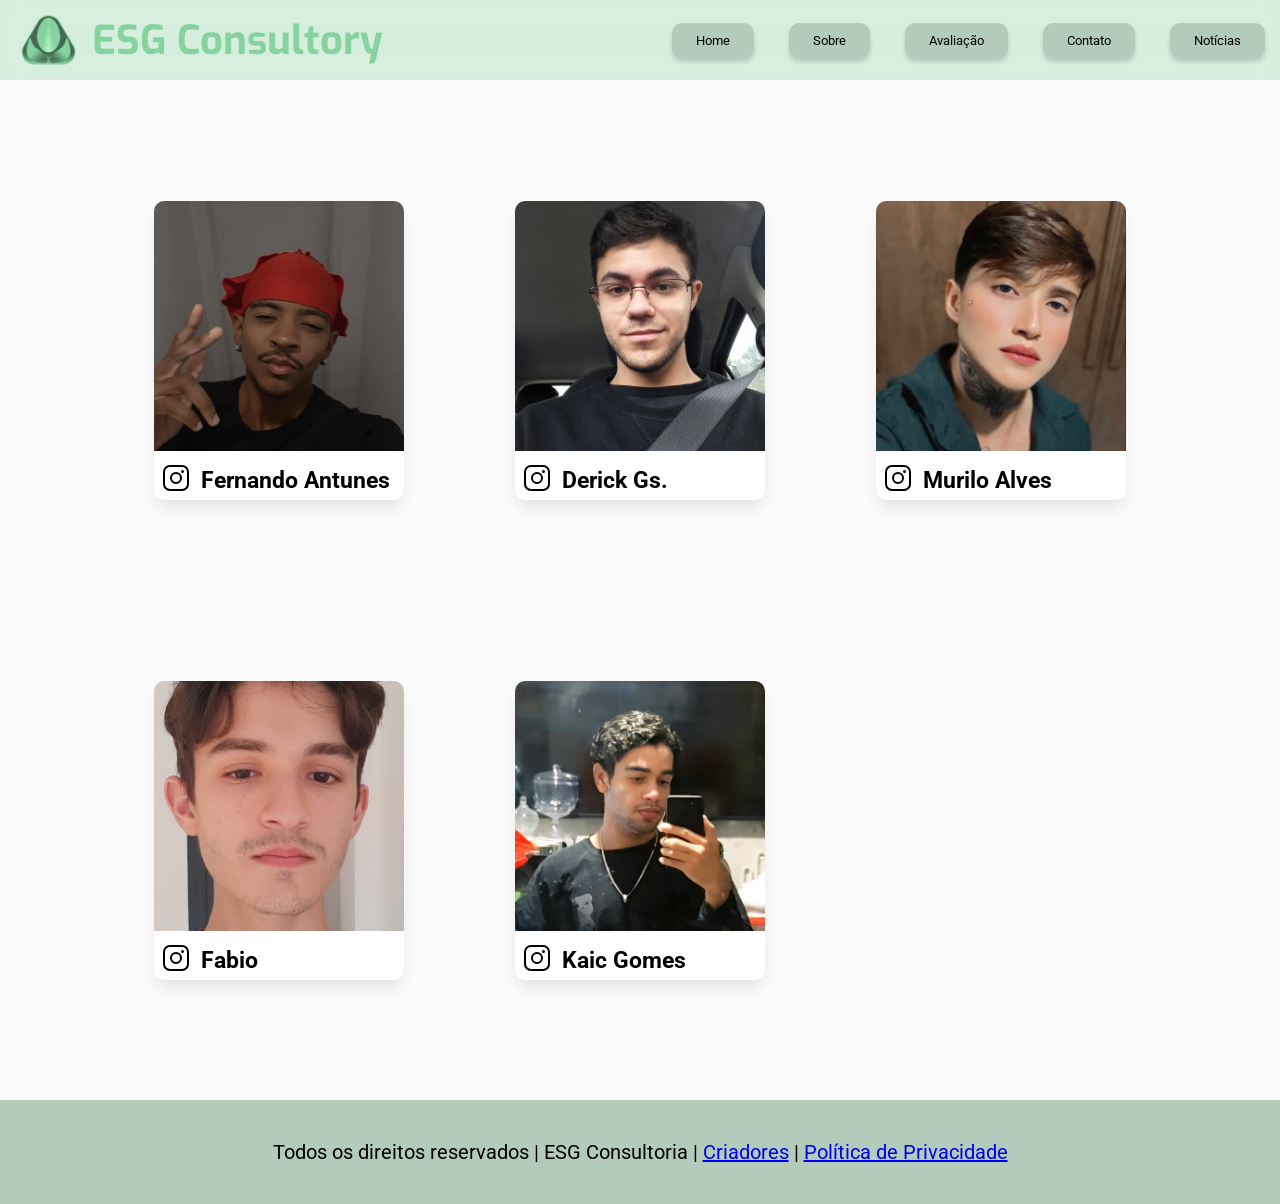
<file: pages/CEOs.html>
<!DOCTYPE html>
<html lang="pt-BR">
<head>
    <meta charset="UTF-8">
    <meta name="viewport" content="width=device-width, initial-scale=1.0">
    <link rel="icon" type="image/x-icon" href="../img/ESG_Logo.png">
    <link rel="stylesheet" href="./CEOs.css">
    <title>CEOs - ESG Consultory</title>
</head>
<body>
    <header class="header_desktop">
        <img class="img_logoEmpresa" src="../img/ESG_Logo.png" alt="Logo ESG Consultory" onclick="window.location.href='../index.html'" style="cursor: pointer;">
        <h1 class="ESG_Titulo" onclick="window.location.href='../index.html'" style="cursor: pointer;">ESG Consultory</h1>
        <nav>
            <button onclick="window.location.href='../index.html'">Home</button>
            <button onclick="window.location.href='./Sobre.html'">Sobre</button>
            <button onclick="window.location.href='./avaliacao.html'">Avaliação</button>
            <button onclick="window.location.href='./Contato.html'" >Contato</button>
            <button onclick="window.location.href='./noticias.html'" >Notícias</button>
        </nav>   
    </header>

    <header class="header_mobile">
        <img class="img_logoEmpresa" src="../img/ESG_Logo.png" alt="Logo ESG Consultory" onclick="window.location.href='../index.html'" style="cursor: pointer;">
        <h1 class="ESG_Titulo" onclick="window.location.href='../index.html'" style="cursor: pointer;">ESG Consultory</h1>
        
        <div id="button-toggle" class="button_menu">
            <svg xmlns="http://www.w3.org/2000/svg" width="32" height="32" fill="#000000" viewBox="0 0 256 256">
                <path d="M224,128a8,8,0,0,1-8,8H40a8,8,0,0,1,0-16H216A8,8,0,0,1,224,128ZM40,72H216a8,8,0,0,0,0-16H40a8,8,0,0,0,0,16ZM216,184H40a8,8,0,0,0,0,16H216a8,8,0,0,0,0-16Z"></path>
            </svg>
        </div>

        <div  id="menu-option" class="menu-none">

            <div class="option">
                <nav>
                    <button onclick="window.location.href='../index.html'">Home</button>
                    <button onclick="window.location.href='./Sobre.html'">Sobre</button>
                    <button onclick="window.location.href='./avaliacao.html'">Avaliação</button>
                    <button onclick="window.location.href='./Contato.html'" >Contato</button>
                    <button onclick="window.location.href='./noticias.html'" >Notícias</button>
                </nav>  
            </div>

            <div id="button-close" class="button_menu">
                <svg xmlns="http://www.w3.org/2000/svg" width="32" height="32" fill="currentColor"  viewBox="0 0 256 256">
                    <path d="M205.66,194.34a8,8,0,0,1-11.32,11.32L128,139.31,61.66,205.66a8,8,0,0,1-11.32-11.32L116.69,128,50.34,61.66A8,8,0,0,1,61.66,50.34L128,116.69l66.34-66.35a8,8,0,0,1,11.32,11.32L139.31,128Z"></path>
                </svg>
            </div>

        </div> 
    </header>

    <main>
        <section class="conteiner_cardCriadores">


            <div class="cardCriadores">
                <a href="https://www.instagram.com/fernantunes_/" target="_blanks">
                    <img class="img_Criadores" src="../img/Fernando.png" alt="Imagem do perfil do criador Fernando Antunes">
                    <div class="conteiner_info">
                        <svg xmlns="http://www.w3.org/2000/svg" width="32" height="32" fill="#000000" viewBox="0 0 256 256"><path d="M128,80a48,48,0,1,0,48,48A48.05,48.05,0,0,0,128,80Zm0,80a32,32,0,1,1,32-32A32,32,0,0,1,128,160ZM176,24H80A56.06,56.06,0,0,0,24,80v96a56.06,56.06,0,0,0,56,56h96a56.06,56.06,0,0,0,56-56V80A56.06,56.06,0,0,0,176,24Zm40,152a40,40,0,0,1-40,40H80a40,40,0,0,1-40-40V80A40,40,0,0,1,80,40h96a40,40,0,0,1,40,40ZM192,76a12,12,0,1,1-12-12A12,12,0,0,1,192,76Z"></path></svg>
                        <h3>Fernando Antunes</h3>
                    </div>
                </a>
            </div>

            <div class="cardCriadores">
                <a href="https://www.instagram.com/derickgaldi/" target="_blanks">
                    <img class="img_Criadores" src="../img/DerickGS.png" alt="Imagem do perfil do criador Derick Galdino">
                    <div class="conteiner_info">
                        <svg xmlns="http://www.w3.org/2000/svg" width="32" height="32" fill="#000000" viewBox="0 0 256 256"><path d="M128,80a48,48,0,1,0,48,48A48.05,48.05,0,0,0,128,80Zm0,80a32,32,0,1,1,32-32A32,32,0,0,1,128,160ZM176,24H80A56.06,56.06,0,0,0,24,80v96a56.06,56.06,0,0,0,56,56h96a56.06,56.06,0,0,0,56-56V80A56.06,56.06,0,0,0,176,24Zm40,152a40,40,0,0,1-40,40H80a40,40,0,0,1-40-40V80A40,40,0,0,1,80,40h96a40,40,0,0,1,40,40ZM192,76a12,12,0,1,1-12-12A12,12,0,0,1,192,76Z"></path></svg>
                        <h3>Derick Gs.</h3>
                    </div>
                </a>
            </div>

            <div class="cardCriadores">
                <a href="https://www.instagram.com/mu4rtt/" target="_blanks">
                    <img class="img_Criadores" src="../img/Murilo.png" alt="Imagem do perfil do criador Murilo Alves">
                    <div class="conteiner_info">
                        <svg xmlns="http://www.w3.org/2000/svg" width="32" height="32" fill="#000000" viewBox="0 0 256 256"><path d="M128,80a48,48,0,1,0,48,48A48.05,48.05,0,0,0,128,80Zm0,80a32,32,0,1,1,32-32A32,32,0,0,1,128,160ZM176,24H80A56.06,56.06,0,0,0,24,80v96a56.06,56.06,0,0,0,56,56h96a56.06,56.06,0,0,0,56-56V80A56.06,56.06,0,0,0,176,24Zm40,152a40,40,0,0,1-40,40H80a40,40,0,0,1-40-40V80A40,40,0,0,1,80,40h96a40,40,0,0,1,40,40ZM192,76a12,12,0,1,1-12-12A12,12,0,0,1,192,76Z"></path></svg>
                        <h3>Murilo Alves</h3>
                    </div>
                </a>
            </div>

            <div class="cardCriadores">
                <a href="https://www.instagram.com/soab_off/" target="_blanks">
                    <img class="img_Criadores" src="../img/Fabio.png" alt="Imagem do perfil do criador Fabio">
                    <div class="conteiner_info">
                        <svg xmlns="http://www.w3.org/2000/svg" width="32" height="32" fill="#000000" viewBox="0 0 256 256"><path d="M128,80a48,48,0,1,0,48,48A48.05,48.05,0,0,0,128,80Zm0,80a32,32,0,1,1,32-32A32,32,0,0,1,128,160ZM176,24H80A56.06,56.06,0,0,0,24,80v96a56.06,56.06,0,0,0,56,56h96a56.06,56.06,0,0,0,56-56V80A56.06,56.06,0,0,0,176,24Zm40,152a40,40,0,0,1-40,40H80a40,40,0,0,1-40-40V80A40,40,0,0,1,80,40h96a40,40,0,0,1,40,40ZM192,76a12,12,0,1,1-12-12A12,12,0,0,1,192,76Z"></path></svg>
                        <h3>Fabio</h3>
                    </div>
                </a>
            </div>

            <div class="cardCriadores">
                <a href="https://www.instagram.com/kaicgomes7z7?igsh=MWdmNnIxMDFwZjA2aw==" target="_blanks">
                    <img class="img_Criadores" src="../img/Kaic.png" alt="Imagem do perfil do criador Kaic Gomes">
                    <div class="conteiner_info">
                        <svg xmlns="http://www.w3.org/2000/svg" width="32" height="32" fill="#000000" viewBox="0 0 256 256"><path d="M128,80a48,48,0,1,0,48,48A48.05,48.05,0,0,0,128,80Zm0,80a32,32,0,1,1,32-32A32,32,0,0,1,128,160ZM176,24H80A56.06,56.06,0,0,0,24,80v96a56.06,56.06,0,0,0,56,56h96a56.06,56.06,0,0,0,56-56V80A56.06,56.06,0,0,0,176,24Zm40,152a40,40,0,0,1-40,40H80a40,40,0,0,1-40-40V80A40,40,0,0,1,80,40h96a40,40,0,0,1,40,40ZM192,76a12,12,0,1,1-12-12A12,12,0,0,1,192,76Z"></path></svg>
                        <h3>Kaic Gomes</h3>
                    </div>
                </a>
            </div>
        </section>
    </main>

    <footer class="footer">
        Todos os direitos reservados | ESG Consultoria | <a href="./CEOs.html">Criadores</a> | <a href="./privacidade.html">Política de Privacidade</a>
    </footer>

    <script src="../js/header.js"></script>
    
    <div vw class="enabled">
        <div vw-access-button class="active"></div>
        <div vw-plugin-wrapper>
            <div class="vw-plugin-top-wrapper"></div>
        </div>
    </div>
    <script src="https://vlibras.gov.br/app/vlibras-plugin.js"></script>
    <script>
    new window.VLibras.Widget('https://vlibras.gov.br/app');
    </script>

</body>
</html>
</file>
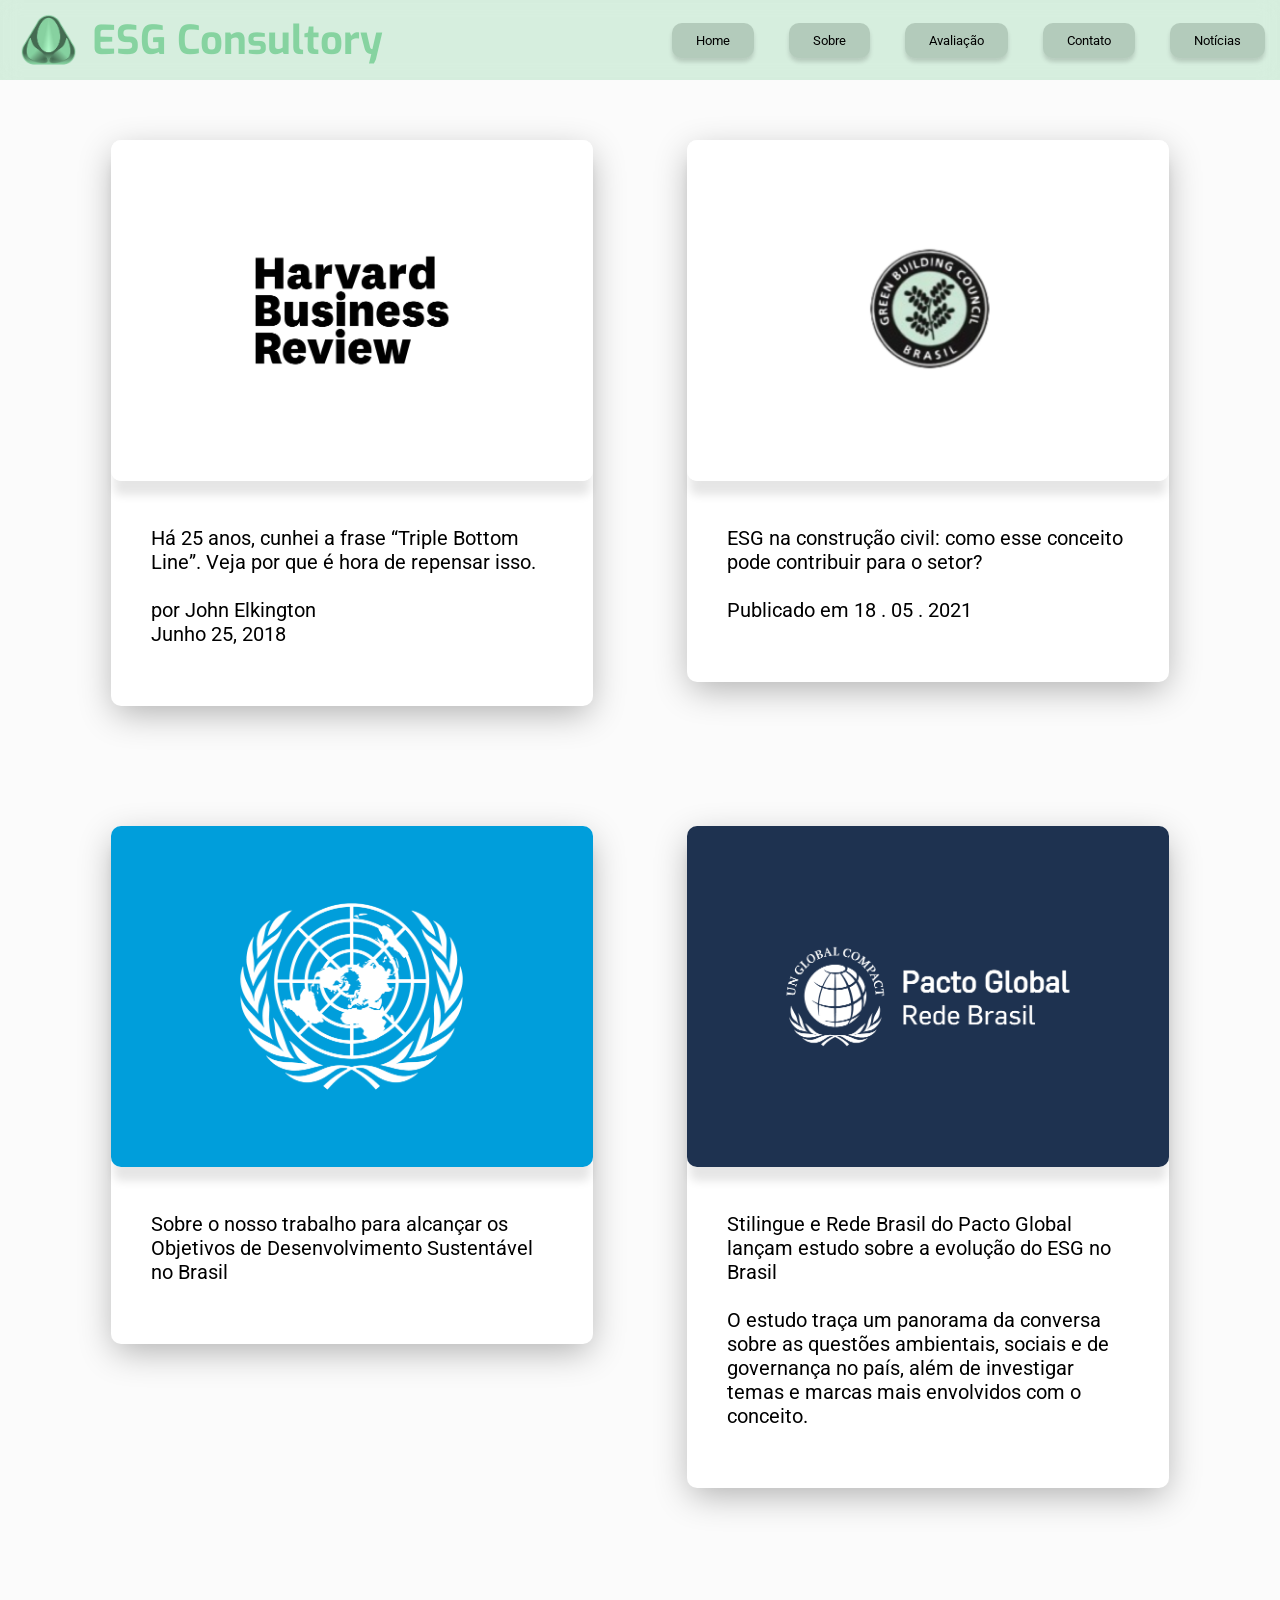
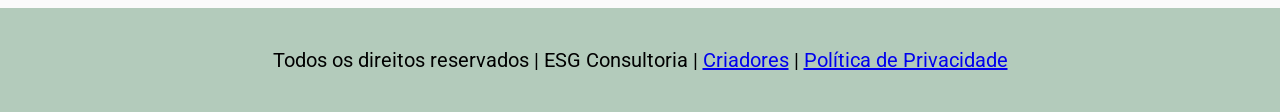
<file: pages/noticias.html>
<!DOCTYPE html>
<html lang="pt-BR">
<head>
    <meta charset="UTF-8">
    <meta name="viewport" content="width=device-width, initial-scale=1.0">
    <link rel="icon" type="image/x-icon" href="../img/ESG_Logo.png">
    <link rel="stylesheet" href="./noticias.css">
    <title>ESG Consultory</title>
</head>
<body>

    <header class="header_desktop">
        <img class="img_logoEmpresa" src="../img/ESG_Logo.png" alt="Logo ESG Consultory" onclick="window.location.href='../index.html'" style="cursor: pointer;">
        <h1 class="ESG_Titulo" onclick="window.location.href='../index.html'" style="cursor: pointer;">ESG Consultory</h1>
        <nav>
            <button onclick="window.location.href='../index.html'">Home</button>
            <button onclick="window.location.href='./Sobre.html'">Sobre</button>
            <button onclick="window.location.href='./avaliacao.html'">Avaliação</button>
            <button onclick="window.location.href='./Contato.html'" >Contato</button>
            <button onclick="window.location.href='./noticias.html'" >Notícias</button>

        </nav>   
    </header>

    <header class="header_mobile">
        <img class="img_logoEmpresa" src="../img/ESG_Logo.png" alt="Logo ESG Consultory" onclick="window.location.href='../index.html'" style="cursor: pointer;">
        <h1 class="ESG_Titulo" onclick="window.location.href='../index.html'" style="cursor: pointer;">ESG Consultory</h1>
        
        <div id="button-toggle" class="button_menu">
            <svg xmlns="http://www.w3.org/2000/svg" width="32" height="32" fill="#000000" viewBox="0 0 256 256">
                <path d="M224,128a8,8,0,0,1-8,8H40a8,8,0,0,1,0-16H216A8,8,0,0,1,224,128ZM40,72H216a8,8,0,0,0,0-16H40a8,8,0,0,0,0,16ZM216,184H40a8,8,0,0,0,0,16H216a8,8,0,0,0,0-16Z"></path>
            </svg>
        </div>

        <div  id="menu-option" class="menu-none">

            <div class="option">
                <nav>
                    <button onclick="window.location.href='../index.html'">Home</button>
                    <button onclick="window.location.href='./Sobre.html'">Sobre</button>
                    <button onclick="window.location.href='./avaliacao.html'">Avaliação</button>
                    <button onclick="window.location.href='./Contato.html'" >Contato</button>
                    <button onclick="window.location.href='./noticias.html'" >Notícias</button>
                </nav>  
            </div>

            <div id="button-close" class="button_menu">
                <svg xmlns="http://www.w3.org/2000/svg" width="32" height="32" fill="currentColor"  viewBox="0 0 256 256">
                    <path d="M205.66,194.34a8,8,0,0,1-11.32,11.32L128,139.31,61.66,205.66a8,8,0,0,1-11.32-11.32L116.69,128,50.34,61.66A8,8,0,0,1,61.66,50.34L128,116.69l66.34-66.35a8,8,0,0,1,11.32,11.32L139.31,128Z"></path>
                </svg>
            </div>

        </div> 
    </header>

    <main>
        <section class="cards_noticias">
            <a target="_blank" href="https://hbr.org/2018/06/25-years-ago-i-coined-the-phrase-triple-bottom-line-heres-why-im-giving-up-on-it">
                <div class="card_material">
                    <div class="material_img">
                        <img  class="imgLeft" src="../img/hbr.org.png" alt="Logo da Harvard Business Review">
                    </div>
                    <div class="material_text">
                        <div>
                            <p>
                                Há 25 anos, cunhei a frase “Triple Bottom Line”. Veja por que é hora de repensar isso.
                                <br><br>por John Elkington
                                <br>Junho 25, 2018
                            </p>
                        </div>
                    </div>
                </div>
            </a>
            <a target="_blank" href="https://www.gbcbrasil.org.br/esg-na-construcao-civil-como-esse-conceito-pode-contribuir-para-o-setor/#:~:text=Implementar%20o%20conceito%20de%20ESG,65%25%20a%20gera%C3%A7%C3%A3o%20de%20res%C3%ADduos">
                <div class="card_material">
                    <div class="material_img">
                        <img  class="imgLeft" src="../img/gbcbrasil.org.png" alt="Logo da Green Building Council Brasil">
                    </div>
                    <div class="material_text">
                        <div>
                            <p>
                                ESG na construção civil: como esse conceito pode contribuir para o setor?
                                <br><br>Publicado em 18 . 05 . 2021
                            </p>
                        </div>
                    </div>
                </div>
            </a>
            <a target="_blank" href="https://brasil.un.org/pt-br/sdgs">
                <div class="card_material">
                    <div class="material_img">
                        <img  class="imgLeft" src="../img/brasil.un.org.png" alt="Lodo da Onu (Organização das Nações Unidas)">
                    </div>
                    <div class="material_text">
                        <div>
                            <p>
                                Sobre o nosso trabalho para alcançar os Objetivos de Desenvolvimento Sustentável no Brasil
                            </p>
                        </div>
                    </div>
                </div>
            </a>
            <a target="_blank" href="https://www.pactoglobal.org.br/noticia/stilingue-e-rede-brasil-do-pacto-global-lancam-estudo-sobre-a-evolucao-do-esg-no-brasil/ ">
                <div class="card_material">
                    <div class="material_img">
                        <img  class="imgLeft" src="../img/pactoglobal.org.png" alt="Logo da Un Global Compact">
                    </div>
                    <div class="material_text">
                        <div>
                            <p>
                                Stilingue e Rede Brasil do Pacto Global lançam estudo sobre a evolução do ESG no Brasil
                                <br><br>O estudo traça um panorama da conversa sobre as questões ambientais, sociais e de governança no país, além de investigar temas e marcas mais envolvidos com o conceito.
                            </p>
                        </div>
                    </div>
                </div>
            </a>
        </section>
    </main>
    
        <footer class="footer">
            Todos os direitos reservados | ESG Consultoria | <a href="./CEOs.html">Criadores</a> | <a href="./privacidade.html">Política de Privacidade</a>
        </footer>

        <script src="../js/header.js"></script>

        <div vw class="enabled">
            <div vw-access-button class="active"></div>
            <div vw-plugin-wrapper>
                <div class="vw-plugin-top-wrapper"></div>
            </div>
        </div>
        <script src="https://vlibras.gov.br/app/vlibras-plugin.js"></script>
        <script>
        new window.VLibras.Widget('https://vlibras.gov.br/app');
        </script>
    
</body> 
</html>
</file>
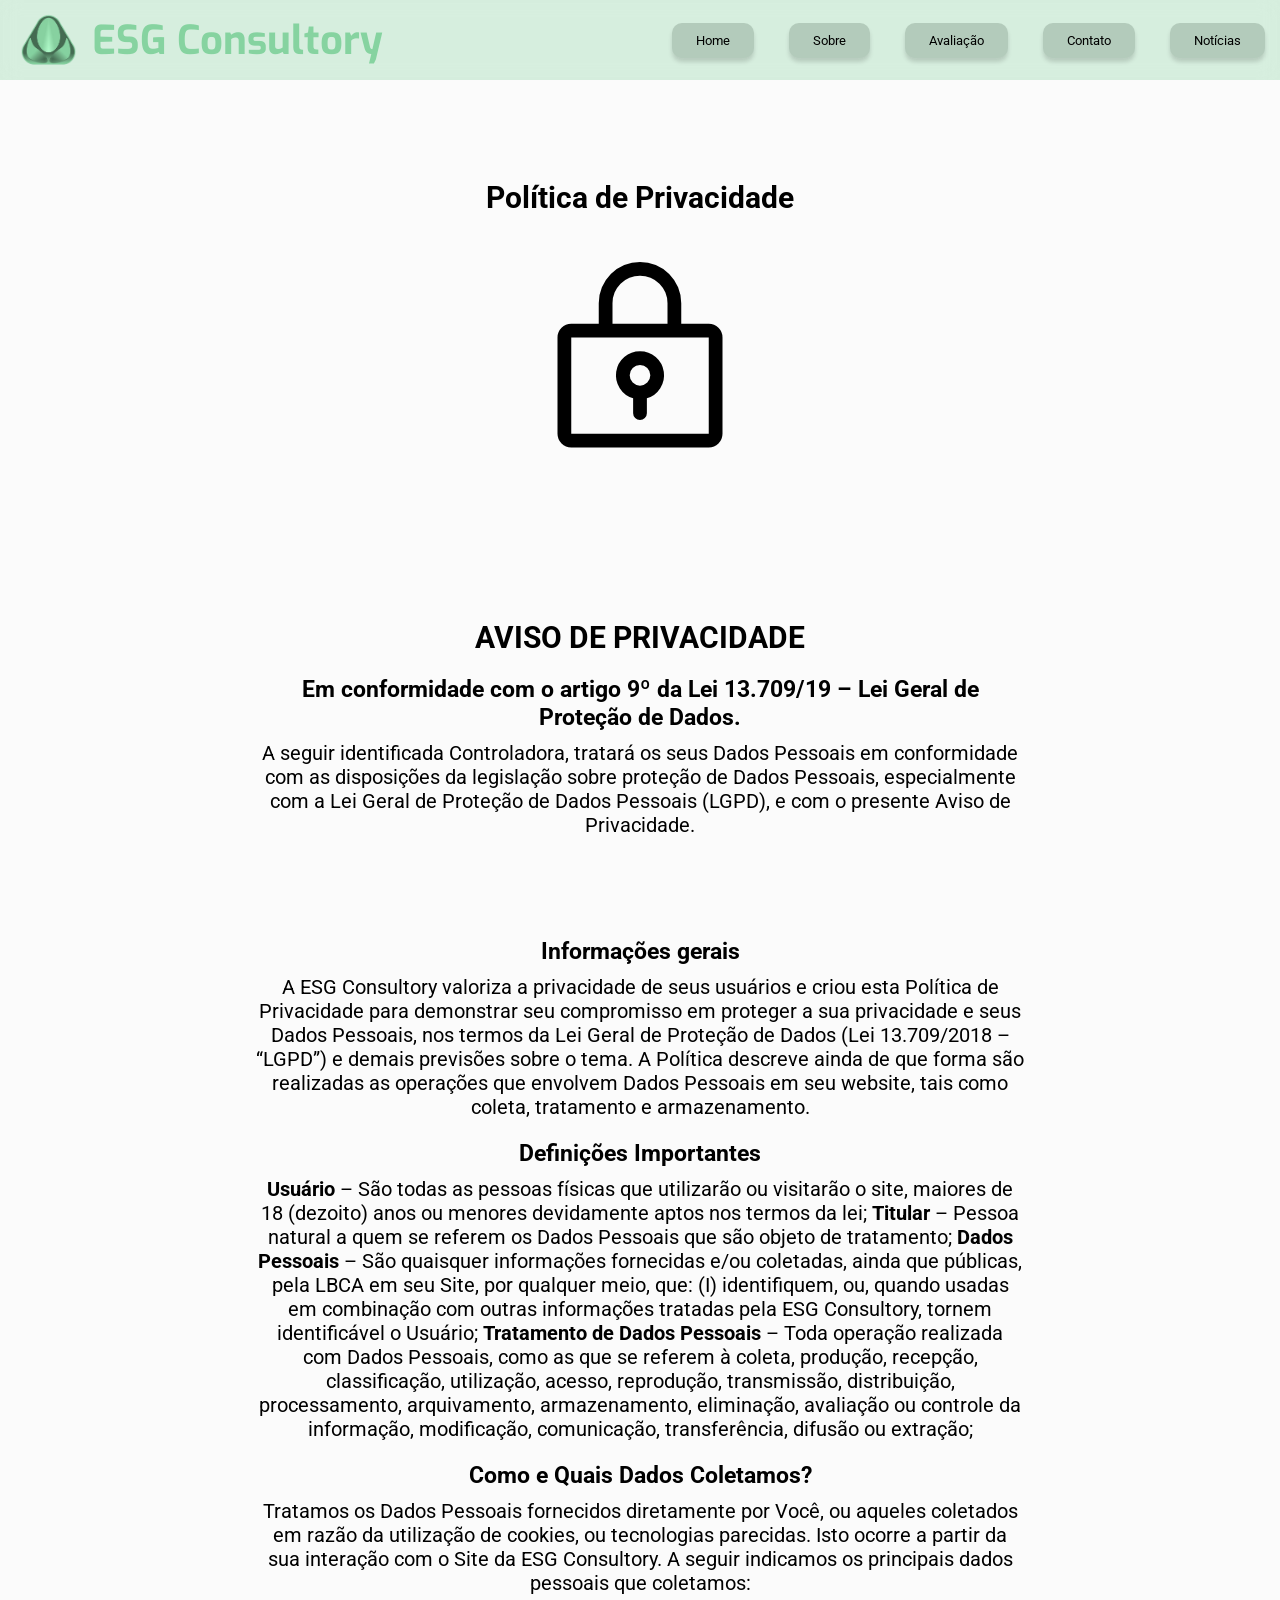
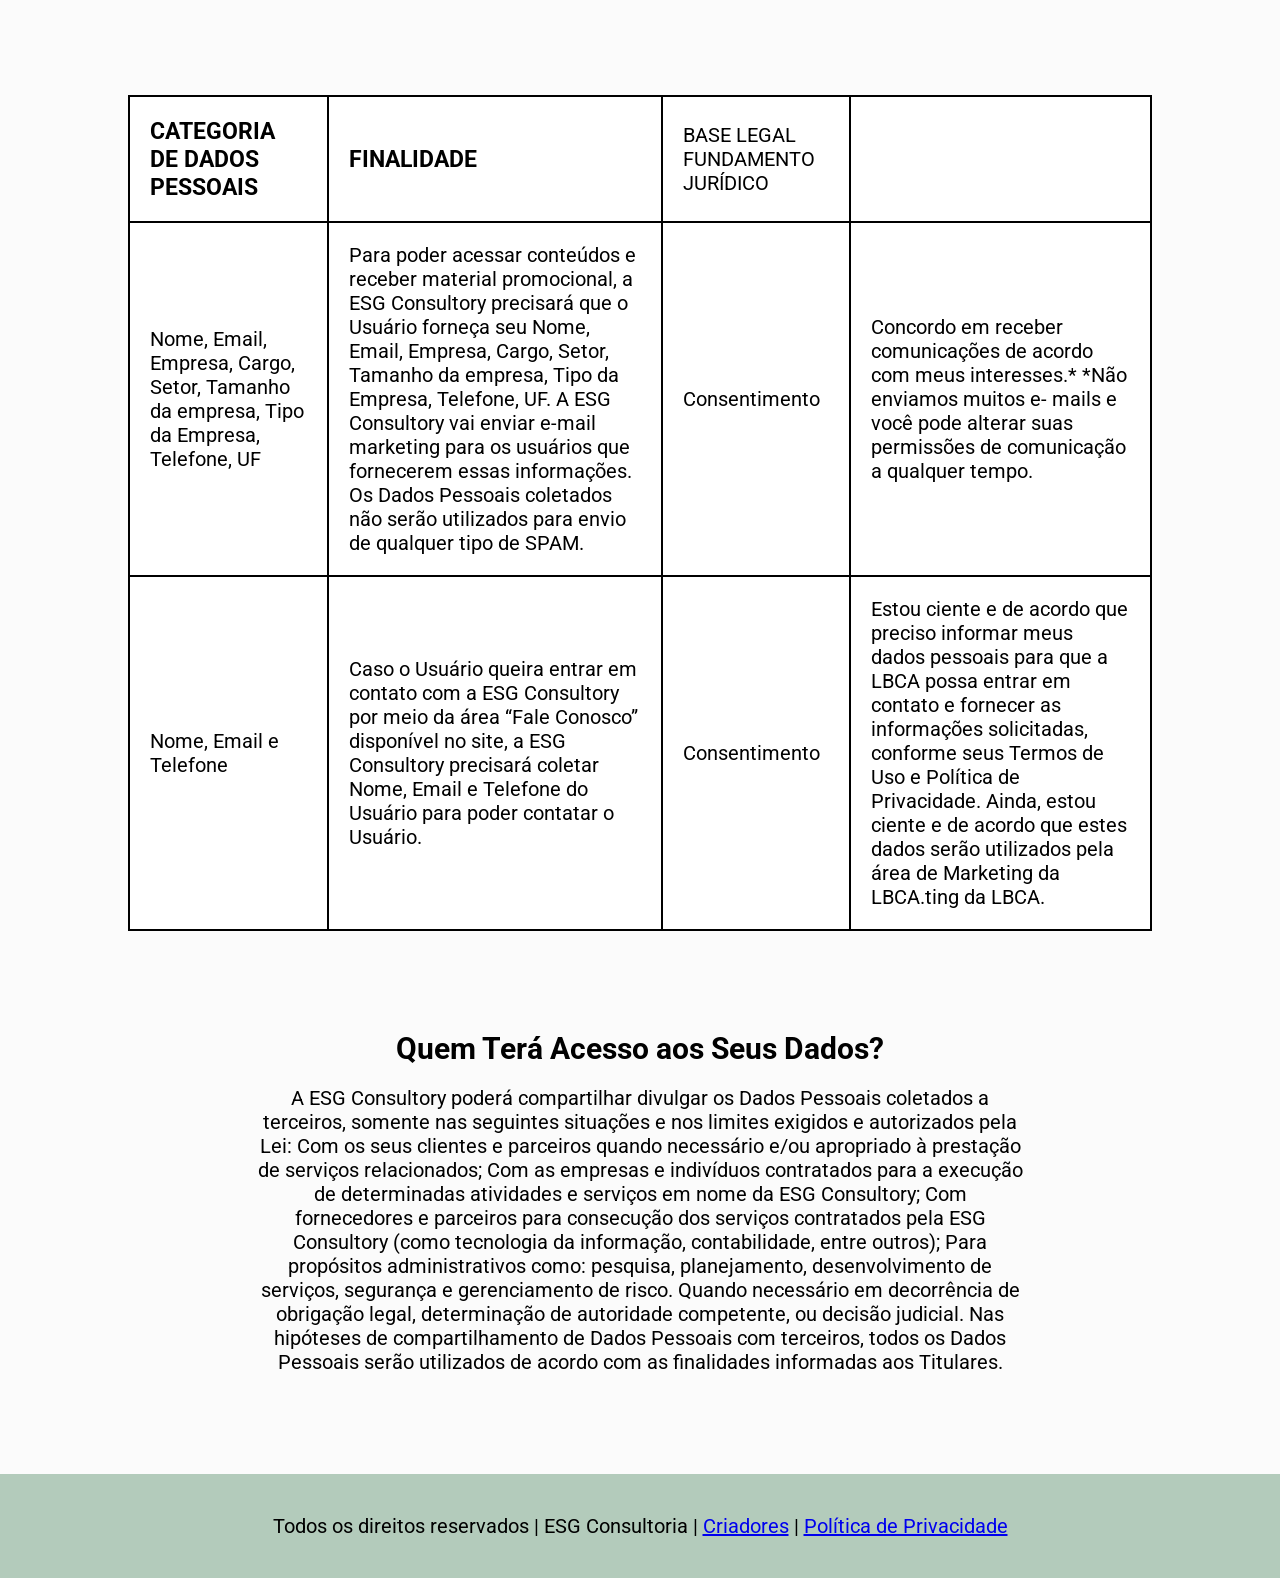
<file: pages/privacidade.html>
<!DOCTYPE html>
<html lang="pt-BR">
<head>
    <meta charset="UTF-8">
    <meta name="viewport" content="width=device-width, initial-scale=1.0">
    <link rel="icon" type="image/x-icon" href="../img/ESG_Logo.png">
    <link rel="stylesheet" href="./privacidade.css">
    <title>ESG Consultory</title>
</head>
<body>

    <header class="header_desktop">
        <img class="img_logoEmpresa" src="../img/ESG_Logo.png" alt="Logo ESG Consultory" onclick="window.location.href='../index.html'" style="cursor: pointer;">
        <h1 class="ESG_Titulo" onclick="window.location.href='../index.html'" style="cursor: pointer;">ESG Consultory</h1>
        <nav>
            <button onclick="window.location.href='../index.html'">Home</button>
            <button onclick="window.location.href='./Sobre.html'">Sobre</button>
            <button onclick="window.location.href='./avaliacao.html'">Avaliação</button>
            <button onclick="window.location.href='./Contato.html'" >Contato</button>
            <button onclick="window.location.href='./noticias.html'" >Notícias</button>
        </nav>   
    </header>

    <header class="header_mobile">
        <img class="img_logoEmpresa" src="../img/ESG_Logo.png" alt="Logo ESG Consultory" onclick="window.location.href='../index.html'" style="cursor: pointer;">
        <h1 class="ESG_Titulo" onclick="window.location.href='../index.html'" style="cursor: pointer;">ESG Consultory</h1>
        
        <div id="button-toggle" class="button_menu">
            <svg xmlns="http://www.w3.org/2000/svg" width="32" height="32" fill="#000000" viewBox="0 0 256 256">
                <path d="M224,128a8,8,0,0,1-8,8H40a8,8,0,0,1,0-16H216A8,8,0,0,1,224,128ZM40,72H216a8,8,0,0,0,0-16H40a8,8,0,0,0,0,16ZM216,184H40a8,8,0,0,0,0,16H216a8,8,0,0,0,0-16Z"></path>
            </svg>
        </div>

        <div  id="menu-option" class="menu-none">

            <div class="option">
                <nav>
                    <button onclick="window.location.href='../index.html'">Home</button>
                    <button onclick="window.location.href='./Sobre.html'">Sobre</button>
                    <button onclick="window.location.href='./avaliacao.html'">Avaliação</button>
                    <button onclick="window.location.href='./Contato.html'" >Contato</button>
                    <button onclick="window.location.href='./noticias.html'" >Notícias</button>
                </nav>  
            </div>

            <div id="button-close" class="button_menu">
                <svg xmlns="http://www.w3.org/2000/svg" width="32" height="32" fill="currentColor"  viewBox="0 0 256 256">
                    <path d="M205.66,194.34a8,8,0,0,1-11.32,11.32L128,139.31,61.66,205.66a8,8,0,0,1-11.32-11.32L116.69,128,50.34,61.66A8,8,0,0,1,61.66,50.34L128,116.69l66.34-66.35a8,8,0,0,1,11.32,11.32L139.31,128Z"></path>
                </svg>
            </div>

        </div> 
    </header>
    
    <main>
        <div class="secondary_text">
            <h2>Política de Privacidade</h2>
            <svg xmlns="http://www.w3.org/2000/svg" width="220" height="220" fill="#000000" viewBox="0 0 256 256"><path d="M128,112a28,28,0,0,0-8,54.83V184a8,8,0,0,0,16,0V166.83A28,28,0,0,0,128,112Zm0,40a12,12,0,1,1,12-12A12,12,0,0,1,128,152Zm80-72H176V56a48,48,0,0,0-96,0V80H48A16,16,0,0,0,32,96V208a16,16,0,0,0,16,16H208a16,16,0,0,0,16-16V96A16,16,0,0,0,208,80ZM96,56a32,32,0,0,1,64,0V80H96ZM208,208H48V96H208V208Z"></path></svg>
        </div>

        <div class="secondary_text">
            <h2>AVISO DE PRIVACIDADE</h2>
            <div>
                <h3>
                    <strong>
                        Em conformidade com o artigo 9º da Lei 13.709/19 – Lei Geral de Proteção de Dados.
                    </strong>
                </h3>
                <p>
                    A seguir identificada Controladora, tratará os seus Dados Pessoais em conformidade com as 
                    disposições da legislação sobre proteção de Dados Pessoais, especialmente com a Lei Geral de 
                    Proteção de Dados Pessoais (LGPD), e com o presente Aviso de Privacidade.
                </p>
            </div>
        </div>

        <div class="secondary_text">
            <div>
                <h3>
                    <strong>
                        Informações gerais
                    </strong>
                </h3>
                <p>
                    A ESG Consultory valoriza a privacidade de seus usuários e criou esta Política de Privacidade para demonstrar seu compromisso em proteger a sua privacidade e seus Dados Pessoais, nos termos da Lei Geral de Proteção de Dados (Lei 13.709/2018 – “LGPD”) e demais previsões sobre o tema. A Política descreve ainda de que forma são realizadas as operações que envolvem Dados Pessoais em seu website, tais como coleta, tratamento e armazenamento.  
                </p>
            </div>

            <div>
                <h3>
                    <strong>
                        Definições Importantes
                    </strong>
                </h3>
                <p>
                    <strong>Usuário</strong> – São todas as pessoas físicas que utilizarão ou visitarão o site, maiores de 18 (dezoito) anos ou menores devidamente aptos nos termos da lei; <strong>Titular</strong> – Pessoa natural a quem se referem os Dados Pessoais que são objeto de tratamento; <strong>Dados Pessoais</strong> – São quaisquer informações fornecidas e/ou coletadas, ainda que públicas, pela LBCA em seu Site, por qualquer meio, que: (I) identifiquem, ou, quando usadas em combinação com outras informações tratadas pela ESG Consultory, tornem identificável o Usuário; <strong>Tratamento de Dados Pessoais</strong> – Toda operação realizada com Dados Pessoais, como as que se referem à coleta, produção, recepção, classificação, utilização, acesso, reprodução, transmissão, distribuição, processamento, arquivamento, armazenamento, eliminação, avaliação ou controle da informação, modificação, comunicação, transferência, difusão ou extração;
                </p>
            </div>

            <div>
                <h3>
                    <strong>
                        Como e Quais Dados Coletamos?
                    </strong>
                </h3>
                <p>
Tratamos os Dados Pessoais fornecidos diretamente por Você, ou aqueles coletados em razão da utilização de cookies, ou tecnologias parecidas. Isto ocorre a partir da sua interação com o Site da ESG Consultory. A seguir indicamos os principais dados pessoais que coletamos:
                </p>
            </div>
        </div>

        <div class="overflow">

            <table>
                <tr>
                    <td><h3>CATEGORIA DE DADOS PESSOAIS </h3></td>
                    <td><h3>FINALIDADE</h3></td>
                    <td>BASE LEGAL FUNDAMENTO JURÍDICO</td>
                    <td></td>
                </tr>
                <tr>
                    <td>
                        Nome, Email, Empresa, Cargo, Setor, Tamanho da empresa, Tipo da Empresa, Telefone, UF 
                </td>
                <td>
                    Para poder acessar conteúdos e receber material promocional, a ESG Consultory precisará que o Usuário forneça seu Nome, Email, Empresa, Cargo, Setor, Tamanho da empresa, Tipo da Empresa, Telefone, UF. A ESG Consultory vai enviar e-mail marketing para os usuários que fornecerem essas informações. Os Dados Pessoais coletados não serão utilizados para envio de qualquer tipo de SPAM. 
                </td>
                <td>
                    Consentimento
                </td>
                <td>
                    Concordo em receber comunicações de acordo com meus interesses.* *Não enviamos muitos e- mails e você pode alterar suas permissões de comunicação a qualquer tempo.
                </td>
            </tr>
            <tr>
                <td>
                    Nome, Email e Telefone
                </td>
                <td>
                    Caso o Usuário queira entrar em contato com a ESG Consultory por meio da área “Fale Conosco” disponível no site, a ESG Consultory precisará coletar Nome, Email e Telefone do Usuário para poder contatar o Usuário.
                </td>
                <td>
                    Consentimento
                </td>
                <td>
                    Estou ciente e de acordo que preciso informar meus dados pessoais para que a LBCA possa entrar em contato e fornecer as informações solicitadas, conforme seus Termos de Uso e Política de Privacidade. Ainda, estou ciente e de acordo que estes dados serão utilizados pela área de Marketing da LBCA.ting da LBCA.
                </td>
            </tr>
        </table>
    </div>


        <div class="secondary_text">
            <h2>Quem Terá Acesso aos Seus Dados?</h2>
            <div>
                <p>
                    A ESG Consultory poderá compartilhar divulgar os Dados Pessoais coletados a terceiros, somente nas seguintes situações e nos limites exigidos e autorizados pela Lei:  Com os seus clientes e parceiros quando necessário e/ou apropriado à prestação de serviços relacionados;  Com as empresas e indivíduos contratados para a execução de determinadas atividades e serviços em nome da ESG Consultory;  Com fornecedores e parceiros para consecução dos serviços contratados pela ESG Consultory (como tecnologia da informação, contabilidade, entre outros);  Para propósitos administrativos como: pesquisa, planejamento, desenvolvimento de serviços, segurança e gerenciamento de risco.  Quando necessário em decorrência de obrigação legal, determinação de autoridade competente, ou decisão judicial. Nas hipóteses de compartilhamento de Dados Pessoais com terceiros, todos os Dados Pessoais serão utilizados de acordo com as finalidades informadas aos Titulares.
                </p>
            </div>
        </div>

        

    </main>
    
        <footer class="footer">
            Todos os direitos reservados | ESG Consultoria | <a href="./CEOs.html">Criadores</a> | <a href="./privacidade.html">Política de Privacidade</a>
        </footer>

        <script src="../js/header.js"></script>
        
        <div vw class="enabled">
            <div vw-access-button class="active"></div>
            <div vw-plugin-wrapper>
                <div class="vw-plugin-top-wrapper"></div>
            </div>
        </div>
        <script src="https://vlibras.gov.br/app/vlibras-plugin.js"></script>
        <script>
        new window.VLibras.Widget('https://vlibras.gov.br/app');
        </script>
    
</body> 
</html>
</file>
<file: pages/CEOs.css>
@import url('https://fonts.googleapis.com/css2?family=Roboto:ital,wght@0,100;0,300;0,400;0,500;0,700;0,900;1,100;1,300;1,400;1,500;1,700;1,900&display=swap');


@import url('https://fonts.googleapis.com/css2?family=Exo:ital,wght@0,700;1,700&display=swap');


*{
    padding: 0;
    margin: 0;
    bottom: 0;
    border: none;
    font-family: "Roboto", sans-serif;
}
body {
    padding-top: 72px;
    background: #FBFBFB;
}

.header_mobile{
    display: none;
}

.menu-none{
    display: none;
}


header{
    position: fixed;
    top: 0;
    left: 0;
    width: 100%;
    height: 40px;
    z-index: 999;
    background-color: #86D3A050;
    backdrop-filter: blur(10px);
    -webkit-backdrop-filter: blur(10px);
    padding: 1rem;
    display: flex;
    align-items: center;

    nav{
        margin-left: auto;
        margin-right: 1.75rem;
        display: flex;
        align-items: center;
        gap: 1.75rem;

        button{
            text-decoration: none;
            padding: 0.5rem 1.2rem;
            border-radius: 10px;
            background-color: #B3CBBB;
            box-shadow: 0 4px 4px #00000025;
        }

        button:hover{
                border-radius: 15px;
                margin-inline: -0.2rem;
                padding: 0.8rem 1.4rem;
                transition: 0.2s;
                box-shadow: 4px 8px 4px #00000025;
        }
        button:not(:hover){
            transition: 0.2s;
        }

        
    }
    
}

main{
    display: contents;
    align-items: center;
    justify-content: center;
}

.ESG_Titulo{
    margin: 0 15px;
    color: #86D3A0;
    font-family: "Exo", sans-serif;
}

.img_logoEmpresa{
    width: 57px;
    height: 57px;
}

.footer{
    margin-top: 3rem;
    background: #B3CBBB;
    padding: 2rem;
    text-align: center;
    position: relative;
    left: 0;
    bottom: 0;
    /* width: 100%; */
}

.img_logo{
    width: 50px;
    height: 50px;
    border-radius: 50%;
    border: solid 4px #D9D9D9;
    background: #ffffff;

    display: flex;
    align-items: center;
    justify-content: center;
}


.conteiner_cardCriadores a {
    text-decoration: none;
    color: #000000;
}

.conteiner_cardCriadores{
    margin-top: 3rem;
    display: grid;
    grid-template-columns:  1fr 1fr 1fr 1fr 1fr;
    justify-content: center;   
    align-items: center;
    margin-inline: 10%;
    min-height: 100vh;
    max-height: 100%;
    
    
}

.img_Criadores{
    border-radius: 0.5rem 0.5rem 0 0 ;
    height: 250px;
    width: 250px;
}

.cardCriadores{
    background: #ffffff;
    box-shadow: 0px 10px 17px -3px rgba(0,0,0,0.1);
    border-radius: 0.5rem;
    width: 250px;
    height: auto;
    margin: auto;
    
    animation-name: animation_criadores;
    animation-duration: 1.3s;
}

@keyframes animation_criadores{
    from {
        opacity: 0;
        transform: scale(0);
    }to{
        opacity: 1;
        transform: scale(1);
    }
}
.cardCriadores:hover{
    z-index: 1;
    position: relative;
    /* margin-inline: -25px; */
    transition: 0.3s;
    background: #ffffff;
    box-shadow: 0px 10px 17px 17px rgba(0,0,0,0.1);
    border-radius: 0.5rem; 
    width: 300px;
    height: auto;

    .img_Criadores{
        width: 300px;
        height: 300px;
        transition: 0.3s;
    }

    .conteiner_info{
        svg{
            width: 40px;
            height: 40px;
        }
        h3{
            font-size: 23.4px;
            transition: 0.4s;
        }
    }
}

.cardCriadores:not(:hover){
    transition: 0.3s;
    .img_Criadores{
        transition: 0.3s;
    }

    .conteiner_info{
        svg{
            transition: 0.3s;
        }
        h3{
            transition: 0.3s;
        }
    }
}



.conteiner_info{
    display: flex;
    gap: 9px;
    align-items: end;
    padding: 6px;
}

@media (max-width: 1800px) {
    .conteiner_cardCriadores{
        grid-template-columns: 1fr 1fr 1fr;
        gap: 3rem;
    }
}

@media (max-width: 1035px) {

    .ESG_Titulo{
        display: none;
    }
}

@media (max-width: 1000px) {
    .conteiner_cardCriadores{
        grid-template-columns: 1fr 1fr;
    }
}




@media (max-width: 680px) {
    .conteiner_cardCriadores{
        grid-template-columns: 1fr;
    }

    .cardCriadores{
        width: 200px;
        height: auto;
    }

    .img_Criadores{
        height: 200px;
        width: 200px;
    }

    .conteiner_info{
        svg{
            width: 32px;
            height: 32px;
        }
        h3{
            font-size: 16px;
        }
    }
}

@media (max-width: 700px) {
    .header_desktop{
        display: none;
    }
    .header_mobile{
        display: flex;
        justify-content:space-around ;
        padding: 1rem 0;
    }

    .img_logoEmpresa{
        width: 40px;
        height: 40px;
    }
    .ESG_Titulo{
        display: flex;
        font-size: 20px;
        margin: 0;
    }
    
    .option{
        position: absolute;
        z-index: 1000;
        top: 4.5rem;
        right: 0px;
    }
    .option nav{
        padding: 20px;
        background: #b1b2b370;
        box-shadow: 0px 10px 35px -3px rgba(0, 0, 0, 0.1);
        display: grid;
        grid-template-columns: 1fr;
        gap: 15px;
        border-radius: 20px 0 0 20px ;
        margin: 0;

        animation: menuToLeft 0.2s ease-in-out;
    }

    @keyframes menuToLeft {
        0%{
            opacity: 0;
            transform: translateX(100%);
        }
        100%{
            opacity: 1;
            transform: translateX(0%);
        }
    }

    .option button:hover{
        margin: -0.2rem;
    }

    .button_menu{
        background: none;
        cursor: pointer;
    }
}

@media (max-width: 530px) {
    .header_desktop{
        display: none;
    }
    .header_mobile{
        display: flex;
        justify-content:space-around ;
        padding: 1rem 0;
    }

    .img_logoEmpresa{
        width: 40px;
        height: 40px;
    }
    .ESG_Titulo{
        display: flex;
        font-size: 20px;
        margin: 0;
    }
    
    .option{
        position: absolute;
        z-index: 1000;
        top: 4.5rem;
        right: 0px;
    }
    .option ul{
        padding: 20px;
        background: #b1b2b370;
        box-shadow: 0px 10px 35px -3px rgba(0, 0, 0, 0.1);
        display: grid;
        grid-template-columns: 1fr;
        gap: 15px;
        border-radius: 20px 0 0 20px ;
        margin: 0;
    }

    .option button:hover{
        margin: -0.2rem;
    }

    .button_menu{
        background: none;
        cursor: pointer;
    }


    .cardCriadores:hover{
        width: 250px;
        height: auto;
    
        .img_Criadores{
            width: 250px;
            height: 250px;
        }
    
        .conteiner_info{
            svg{
                width: 32px;
                height: 32px;
            }
            h3{
                font-size: 20px;
                transition: 0.4s;
            }
        }
    }
}




@media (min-width: 600px) {
    html {
        font-size: 1.125em;
    }

    body{
        padding-top: 76px;
    }
}

@media (min-width: 1000px) {
    html {
        font-size: 1.25em;
    }

    body{
        padding-top: 80px;
    }
}
</file>
<file: pages/noticias.css>
@import url('https://fonts.googleapis.com/css2?family=Roboto:ital,wght@0,100;0,300;0,400;0,500;0,700;0,900;1,100;1,300;1,400;1,500;1,700;1,900&display=swap');


@import url('https://fonts.googleapis.com/css2?family=Exo:ital,wght@0,700;1,700&display=swap');


*{
    padding: 0;
    margin: 0;
    bottom: 0;
    border: none;
    font-family: "Roboto", sans-serif;
}

body {
    padding-top: 72px;
    background: #FBFBFB;
}

.header_mobile{
    display: none;
}

.menu-none{
    display: none;
}
header{
    position: fixed;
    top: 0;
    left: 0;
    width: 100%;
    height: 40px;
    z-index: 999;
    background-color: #86D3A050;
    backdrop-filter: blur(10px);
    -webkit-backdrop-filter: blur(10px);
    padding: 1rem;
    display: flex;
    align-items: center;

    nav{
        margin-left: auto;
        margin-right: 1.75rem;
        display: flex;
        align-items: center;
        gap: 1.75rem;

        button{
            text-decoration: none;
            padding: 0.5rem 1.2rem;
            border-radius: 10px;
            background-color: #B3CBBB;
            box-shadow: 0 4px 4px #00000025;
        }

        button:hover{
                border-radius: 15px;
                margin-inline: -0.2rem;
                padding: 0.7rem 1.4rem;
                transition: 0.2s;
                box-shadow: 4px 8px 4px #00000025;
        }
        button:not(:hover){
            transition: 0.2s;
        }

        
    }
    
}

main{
    display: contents;
    align-items: center;
    justify-content: center;
}

.ESG_Titulo{
    margin: 0 15px;
    color: #86D3A0;
    font-family: "Exo", sans-serif;
}

.img_logoEmpresa{
    width: 57px;
    height: 57px;
}

.footer{
    margin-top: 3rem;
    background: #B3CBBB;
    padding: 2rem;
    text-align: center;
    position: relative;
    left: 0;
    bottom: 0;

}

.cards_noticias a{
    text-decoration: none;
    color: #000000;
    margin: 20px;
}

.cards_noticias{
    display: grid;
    grid-template-columns: 1fr 1fr;
    margin-inline: 5%;
}   

.card_material{
    display: flex;
    background: #ffffff;
    border-radius: 0.5rem;  
    margin: 2rem 5% 2rem 5% ;
    box-shadow: 0px 10px 35px -3px rgba(0,0,0,0.3); 
}
.material_img, .material_text {
    flex-basis: 50%;
}

.material_img img{
    box-shadow: 17px 0px 10px -3px rgba(0,0,0,0.1);
    border-radius: 0.5rem ;
    width: 100%;
    height: 100%;
    object-fit: cover;
}

.material_text div{
    margin:  2rem 2rem 5rem 2rem;
    /* display: grid; */
    gap: 2rem;
}  

.button{
    text-decoration: none;
    font-size: 18px;
    padding: 0.5rem 1.2rem;
    border-radius: 10px;
    background-color: #b3cbbbee;
    box-shadow: 0 4px 4px #00000025;

    margin-top: 1rem;
    margin-bottom: 0.5rem;
    
    display: flex;
    text-align: center ;
    justify-content: center;
    align-items: center;
    float: left;
}

.button:hover{
    border-radius: 15px;
    margin: 0.8rem -0.2rem 0.3rem -0.2rem;
    padding: 0.7rem 1.4rem;
    transition: 0.2s;
    box-shadow: 4px 8px 4px #00000025;
}

.button:not(:hover){
    transition: 0.2s;
}

@media (max-width: 1800px) {

    .card_material{
        display: block;
    }
    .material_img img{
        box-shadow: 0px 17px 10px -3px rgba(0,0,0,0.1);
    }
    
    .material_text div{
        margin:  0;
        padding: 2rem 2rem 3rem 2rem;
        display: block;
    }  
}



@media (max-width: 1035px) {

    .ESG_Titulo{
        display: none;
    }
}

@media (max-width: 1010px) {

    .cards_noticias{
        grid-template-columns: 1fr;
    }
}




@media (max-width: 700px) {
    .header_desktop{
        display: none;
    }
    .header_mobile{
        display: flex;
        justify-content:space-around ;
        padding: 1rem 0;
    }
    
    .img_logoEmpresa{
        width: 40px;
        height: 40px;
    }
    .ESG_Titulo{
        display: flex;
        font-size: 20px;
        margin: 0;
    }
    
    .option{
        position: absolute;
        z-index: 1000;
        top: 4.5rem;
        right: 0px;
    }
    .option nav{
        padding: 20px;
        background: #b1b2b370;
        box-shadow: 0px 10px 35px -3px rgba(0, 0, 0, 0.1);
        display: grid;
        grid-template-columns: 1fr;
        gap: 15px;
        border-radius: 20px 0 0 20px ;
        margin: 0;

        animation: menuToLeft 0.2s ease-in-out;
    }

    @keyframes menuToLeft {
        0%{
            opacity: 0;
            transform: translateX(100%);
        }
        100%{
            opacity: 1;
            transform: translateX(0%);
        }
    }
    
    .option button:hover{
        margin: -0.2rem;
    }
    
    .button_menu{
        background: none;
        cursor: pointer;
    }

}

@media (max-width: 420px) {

    .cards_noticias{
        margin-inline: 0%;
    }

    .cards_noticias a{
        margin-inline: 5px;
    }
    .card_material{
        display: block;
        margin: 1rem;
    }
    .material_img img{
        box-shadow: 0px 17px 10px -3px rgba(0,0,0,0.1);
    }
    
    .material_text div{
        margin:  0;
        padding: 1rem 1rem 3rem 1rem;
        display: block;
    }  
}

@media (min-width: 600px) {
    html {
        font-size: 1.125em;
    }
    
    body{
        padding-top: 76px;
    }
}

@media (min-width: 1000px) {
    html {
        font-size: 1.25em;
    }

    body{
        padding-top: 80px;
    }
}
</file>
<file: pages/privacidade.css>
@import url('https://fonts.googleapis.com/css2?family=Roboto:ital,wght@0,100;0,300;0,400;0,500;0,700;0,900;1,100;1,300;1,400;1,500;1,700;1,900&display=swap');


@import url('https://fonts.googleapis.com/css2?family=Exo:ital,wght@0,700;1,700&display=swap');


*{
    padding: 0;
    margin: 0;
    bottom: 0;
    border: none;
    font-family: "Roboto", sans-serif;
}


body {
    padding-top: 72px;
    background: #FBFBFB;
}

.header_mobile{
    display: none;
}

.menu-none{
    display: none;
}

header{
    position: fixed;
    top: 0;
    left: 0;
    width: 100%;
    height: 40px;
    z-index: 999;
    background-color: #86D3A050;
    backdrop-filter: blur(10px);
    -webkit-backdrop-filter: blur(10px);
    padding: 1rem;
    display: flex;
    align-items: center;

    nav{
        margin-left: auto;
        margin-right: 1.75rem;
        display: flex;
        align-items: center;
        gap: 1.75rem;

        button{
            text-decoration: none;
            padding: 0.5rem 1.2rem;
            border-radius: 10px;
            background-color: #B3CBBB;
            box-shadow: 0 4px 4px #00000025;
        }

        button:hover{
                border-radius: 15px;
                margin-inline: -0.2rem;
                padding: 0.7rem 1.4rem;
                transition: 0.2s;
                box-shadow: 4px 8px 4px #00000025;
        }
        button:not(:hover){
            transition: 0.2s;
        }

        
    }
    
}

main{
    display: contents;
    align-items: center;
    justify-content: center;
}

.ESG_Titulo{
    margin: 0 15px;
    color: #86D3A0;
    font-family: "Exo", sans-serif;
}

.img_logoEmpresa{
    width: 57px;
    height: 57px;
}

.footer{
    margin-top: 3rem;
    background: #B3CBBB;
    padding: 2rem;
    text-align: center;
    position: relative;
    left: 0;
    bottom: 0;

}

.img{
    background: url(../img/noah-buscher-x8ZStukS2PM-unsplash.jpg);
    background-repeat: no-repeat;
    background-size: cover;
    background-position: center;
    
    height: 70vh;
    align-items: center;
    justify-content: right;
    display: flex;
    
    color: #ffffff;
    
    div{
        text-align: right;
        width: 35%;
        margin: 3rem;
        
        p,h2{
            margin: 1rem 0;
        }

        .button{
            float: right;
        }
    }
}

.button{
    text-decoration: none;
    font-size: 18px;
    padding: 0.5rem 1.2rem;
    border-radius: 10px;
    background-color: #b3cbbbee;
    box-shadow: 0 4px 4px #00000025;
    margin-top: 3rem;
    
    display: flex;
    text-align: center ;
    justify-content: center;
    align-items: center;
    
    *{
        margin-left: 5px;
    }
}

.button:hover{
    border-radius: 15px;
    margin: 2.8rem -0.2rem -0.2rem -0.2rem;
    padding: 0.7rem 1.4rem;
    transition: 0.2s;
    box-shadow: 4px 8px 4px #00000025;
}

.button:not(:hover){
    transition: 0.2s;
}

.secondary_text{
    display: block;
    text-align: center;
    margin: 5rem 20%;

    div{
        margin-top: 20px;
        display: grid;
        gap: 10px;
    }

    .button{
        margin-inline: auto;
    }

    svg{
        margin: 2rem;
    }
}


.conteiner_cardCuriosities{
    display: grid;
    grid-template-columns:  1fr 1fr 1fr ;
    gap: 2rem;
    margin-inline: 25%;
}

.cardCuriosities{
    max-width: 200px;   
    border-radius: 50px;
    padding: 2rem;
    background: #ffffff;
    box-shadow: 25px 25px 50px #00000024,
    25px 25px 50px #E3E3E3, 25px 25px 50px #E3E3E3 inset;

    display: block;
    flex-wrap: wrap;
    text-align: center;
    
    *{
        margin-bottom: 20px;
    }
}

table{
    background: #000;
    margin-inline: 10%;
}

td{
    background: #ffffff;
    padding: 1rem;
}


table{
    /* display: none; */
    height: 100px;
}


@media (max-width: 1035px) {
    .ESG_Titulo{
        display: none;
    }
}


@media (max-width: 830px) {

    .ESG_Titulo{
        display: none;
    }

    table{
        /* display: none; */
        height: 100px;
    }

    .overflow{
        height: 300px;
        margin-inline: 10%;
        padding: 2rem;
        overflow-x: auto;
        box-shadow: 0px 10px 35px -3px rgba(0,0,0,0.1); 
    }

    .secondary_text{
        margin-inline: 10%;
        svg{
            margin: 1rem;
            width: 150px;
        }
    }
}

@media (max-width: 700px) {
    .header_desktop{
        display: none;
    }
    .header_mobile{
        display: flex;
        justify-content:space-around ;
        padding: 1rem 0;
    }

    .img_logoEmpresa{
        width: 40px;
        height: 40px;
    }
    .ESG_Titulo{
        display: flex;
        font-size: 20px;
        margin: 0;
    }
    
    .option{
        position: absolute;
        z-index: 1000;
        top: 4.5rem;
        right: 0px;
    }
    .option nav{
        padding: 20px;
        background: #b1b2b370;
        box-shadow: 0px 10px 35px -3px rgba(0, 0, 0, 0.1);
        display: grid;
        grid-template-columns: 1fr;
        gap: 15px;
        border-radius: 20px 0 0 20px ;
        margin: 0;

        animation: menuToLeft 0.2s ease-in-out;
    }

    @keyframes menuToLeft {
        0%{
            opacity: 0;
            transform: translateX(100%);
        }
        100%{
            opacity: 1;
            transform: translateX(0%);
        }
    }

    .option button:hover{
        margin: -0.2rem;
    }

    .button_menu{
        background: none;
        cursor: pointer;
    }

}




@media (min-width: 600px) {
    html {
        font-size: 1.125em;
    }

    body{
        padding-top: 76px;
    }
}

@media (min-width: 1000px) {
    html {
        font-size: 1.25em;
    }

    body{
        padding-top: 80px;
    }
}
</file>
